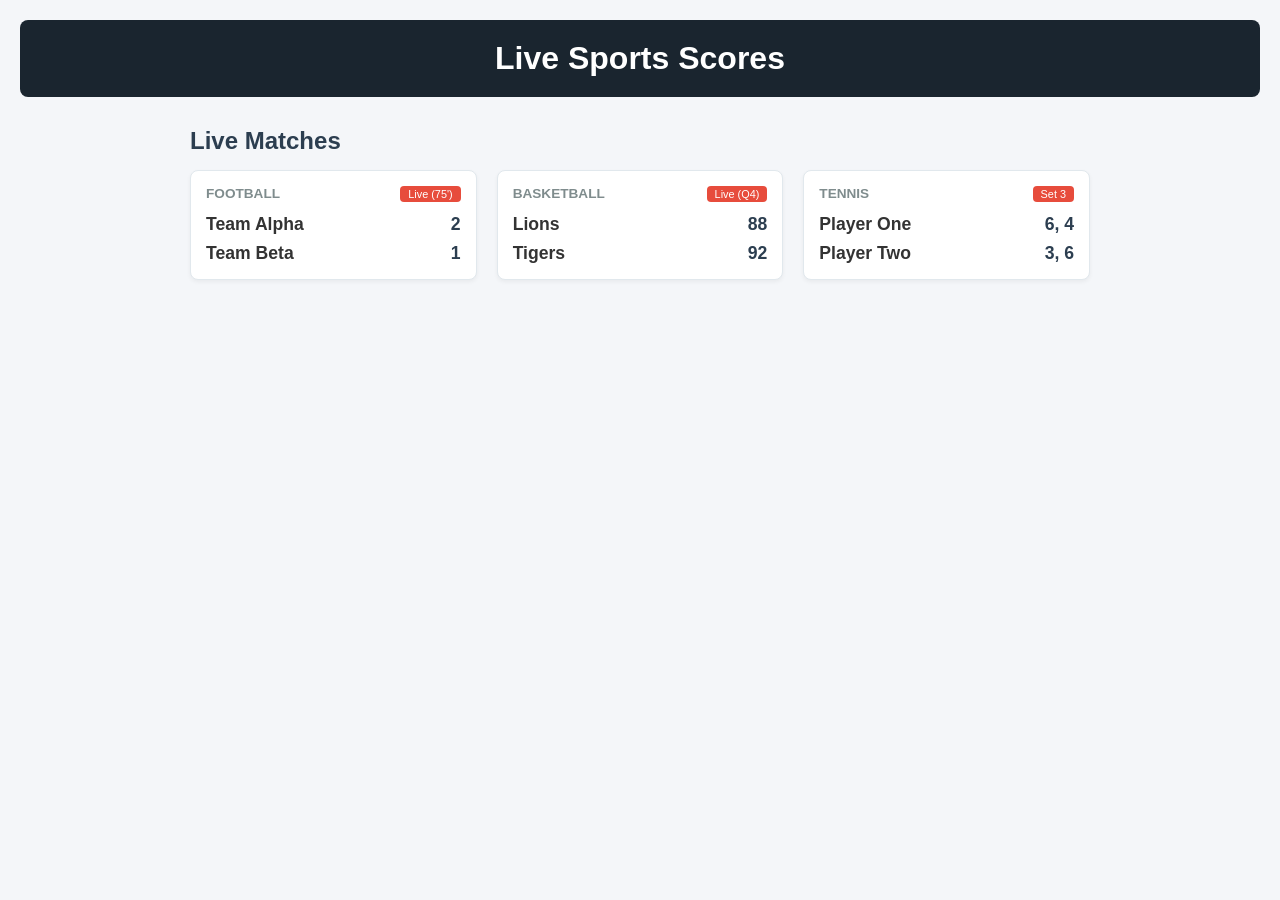
<file: index.html>
<!DOCTYPE html>
<html lang="en">
<head>
    <meta charset="UTF-8">
    <meta name="viewport" content="width=device-width, initial-scale=1.0">
    <title>Live Sports Scores</title>
    <link rel="stylesheet" href="styles.css">
</head>
<body>
    <header>
        <h1>Live Sports Scores</h1>
    </header>

    <main class="container">
        <section id="scores-section">
            <h2>Live Matches</h2>
            <div id="scores-container" class="scores-grid">
                <!-- Live match cards will be rendered here dynamically -->
            </div>
        </section>
    </main>

    <script src="script.js"></script>
</body>
</html>
</file>
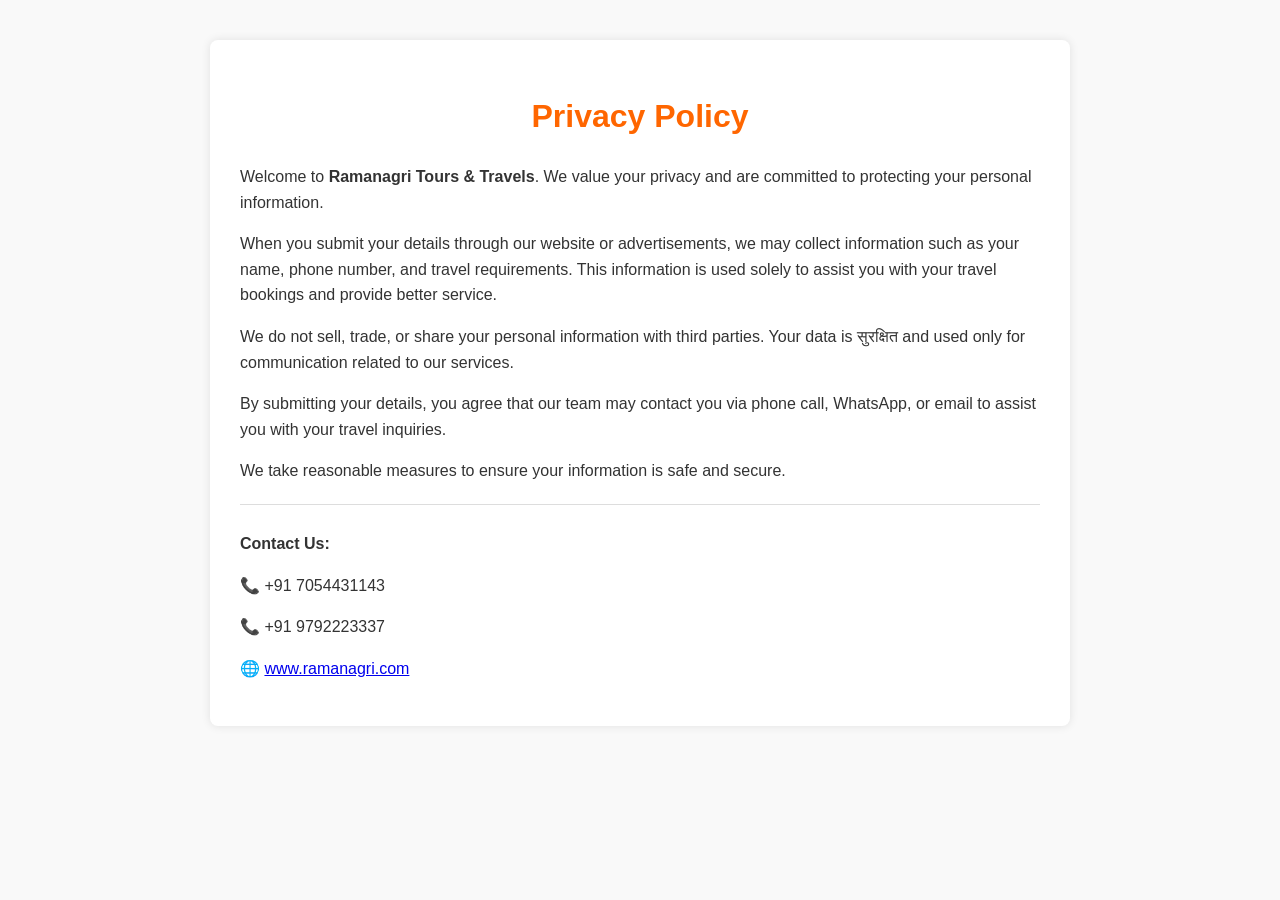
<file: privacy-policy/index.html>
<!DOCTYPE html>
<html lang="en">
<head>
    <meta charset="UTF-8">
    <meta name="viewport" content="width=device-width, initial-scale=1.0">
    <title>Privacy Policy - Ramanagri</title>
    <style>
        body {
            font-family: Arial, sans-serif;
            line-height: 1.6;
            margin: 0;
            padding: 0;
            background-color: #f9f9f9;
        }
        .container {
            max-width: 800px;
            margin: 40px auto;
            background: #ffffff;
            padding: 30px;
            border-radius: 8px;
            box-shadow: 0 0 10px rgba(0,0,0,0.1);
        }
        h1 {
            color: #ff6600;
            text-align: center;
        }
        p {
            margin-bottom: 15px;
            color: #333;
        }
        .contact {
            margin-top: 20px;
            padding-top: 10px;
            border-top: 1px solid #ddd;
        }
        .highlight {
            font-weight: bold;
        }
    </style>
</head>
<body>

<div class="container">
    <h1>Privacy Policy</h1>

    <p>Welcome to <span class="highlight">Ramanagri Tours & Travels</span>. We value your privacy and are committed to protecting your personal information.</p>

    <p>When you submit your details through our website or advertisements, we may collect information such as your name, phone number, and travel requirements. This information is used solely to assist you with your travel bookings and provide better service.</p>

    <p>We do not sell, trade, or share your personal information with third parties. Your data is सुरक्षित and used only for communication related to our services.</p>

    <p>By submitting your details, you agree that our team may contact you via phone call, WhatsApp, or email to assist you with your travel inquiries.</p>

    <p>We take reasonable measures to ensure your information is safe and secure.</p>

    <div class="contact">
        <p><strong>Contact Us:</strong></p>
        <p>📞 +91 7054431143</p>
        <p>📞 +91 9792223337</p>
        <p>🌐 <a href="https://www.ramanagri.com" target="_blank">www.ramanagri.com</a></p>
    </div>
</div>

</body>
</html>
</file>
<file: styles.css>
* {
    box-sizing: border-box;
    margin: 0;
    padding: 0;
    font-family: Arial, sans-serif;
}

body {
    background-color: #f4f6f9;
    color: #333;
    padding: 20px;
}

header {
    text-align: center;
    margin-bottom: 30px;
    padding: 20px 0;
    background-color: #1a252f;
    color: #ffffff;
    border-radius: 8px;
}

.container {
    max-width: 900px;
    margin: 0 auto;
}

h2 {
    margin-bottom: 15px;
    color: #2c3e50;
}

.scores-grid {
    display: grid;
    grid-template-columns: repeat(auto-fit, minmax(280px, 1fr));
    gap: 20px;
}

.score-card {
    background: #ffffff;
    border: 1px solid #e1e8ed;
    border-radius: 8px;
    padding: 15px;
    box-shadow: 0 2px 4px rgba(0,0,0,0.05);
}

.match-header {
    display: flex;
    justify-content: space-between;
    margin-bottom: 12px;
    font-size: 0.85em;
}

.sport-label {
    font-weight: bold;
    color: #7f8c8d;
    text-transform: uppercase;
}

.status-badge {
    background-color: #e74c3c;
    color: #fff;
    padding: 2px 8px;
    border-radius: 4px;
    font-size: 0.8em;
}

.match-body {
    display: flex;
    flex-direction: column;
    gap: 8px;
}

.team {
    display: flex;
    justify-content: space-between;
    font-size: 1.1em;
    font-weight: 600;
}

.team-score {
    color: #2c3e50;
}
</file>
